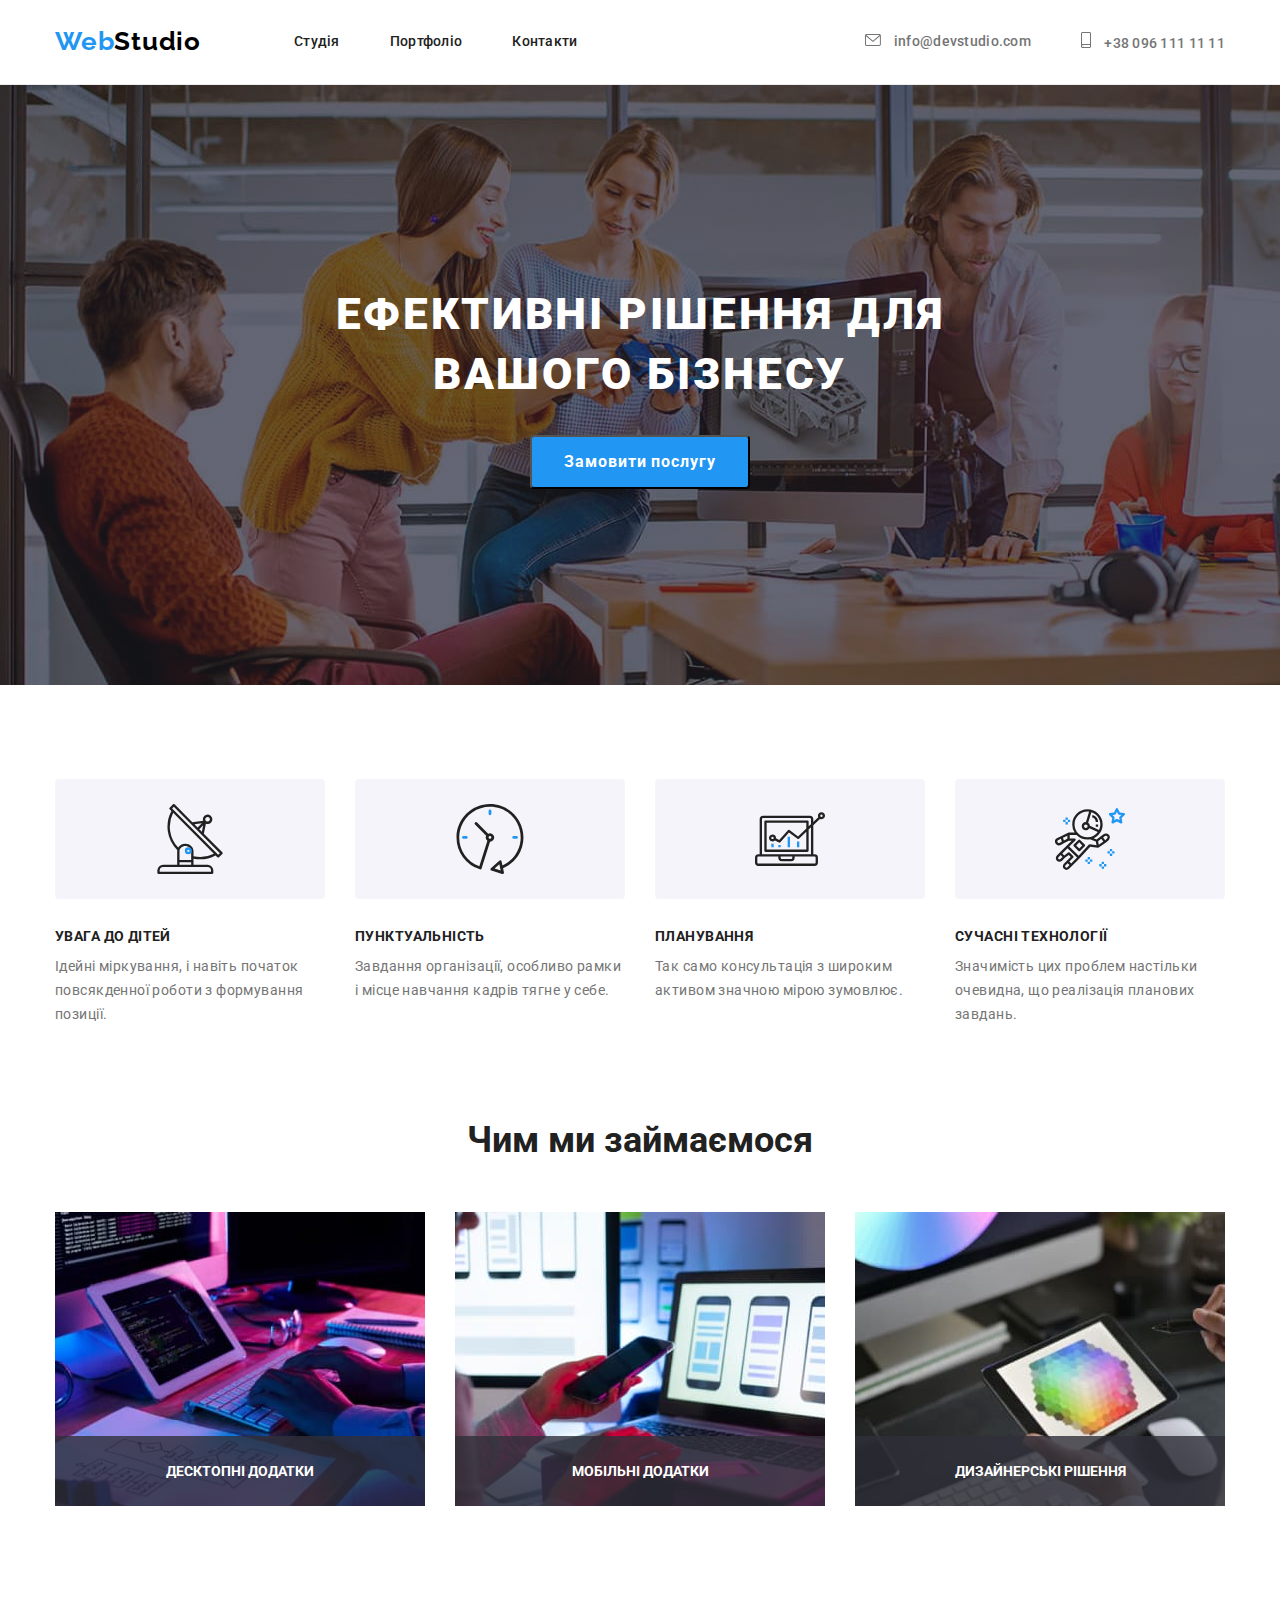
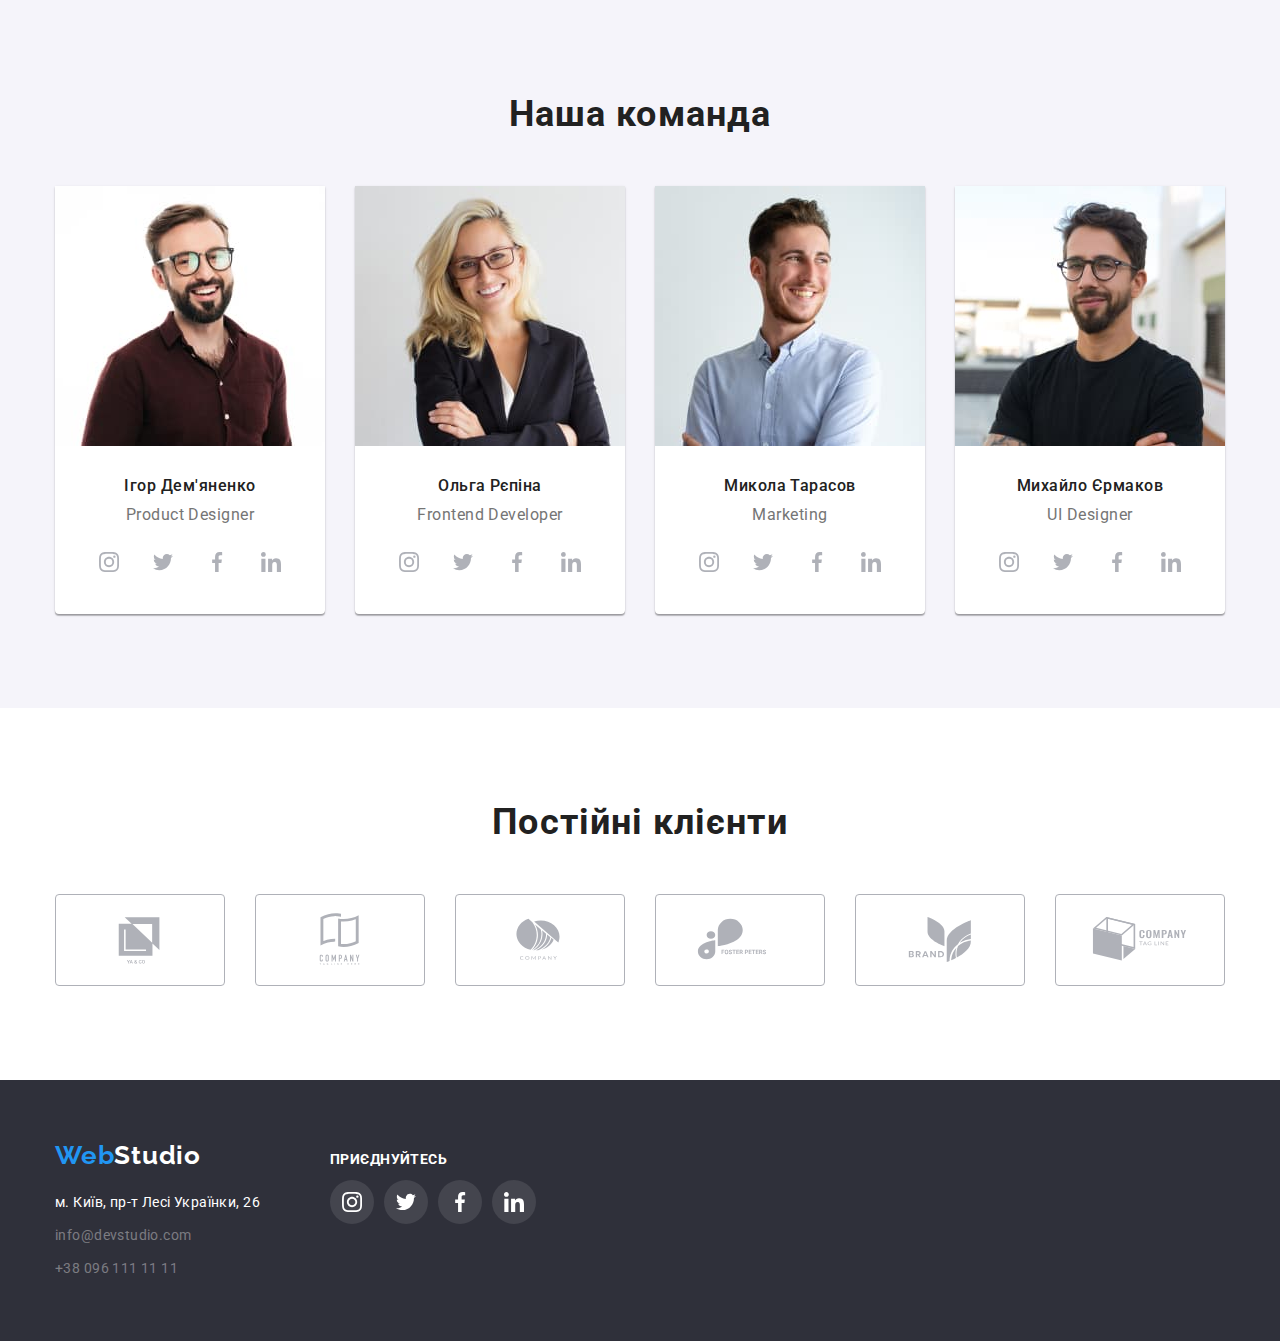
<file: index.html>
<!DOCTYPE html>
<html lang="uk">
  <head>
    <meta charset="UTF-8" />
    <meta http-equiv="X-UA-Compatible" content="IE=edge" />
    <meta name="viewport" content="width=device-width, initial-scale=1.0" />
    <title>WebStudio</title>
    <link
      rel="stylesheet"
      href="https://cdnjs.cloudflare.com/ajax/libs/modern-normalize/1.1.0/modern-normalize.min.css"
    />
    <link rel="stylesheet" href="./css/style.css" />
    <link rel="preconnect" href="https://fonts.googleapis.com" />
    <link rel="preconnect" href="https://fonts.gstatic.com" crossorigin />
    <link
      href="https://fonts.googleapis.com/css2?family=Raleway:wght@700&family=Roboto:wght@400;500;700;900&display=swap"
      rel="stylesheet"
    />
  </head>

  <body>
    <header>
      <div class="container main-nav">
        <nav class="main-nav">
          <a href="./index.html" class="logo"><span class="logo-text">Web</span>Studio</a>
          <ul class="site-nav list">
            <li class="nav">
              <a href="#" class="link">Студія</a>
            </li>
            <li class="nav">
              <a href="./portfolio.html" class="link">Портфоліо</a>
            </li>
            <li class="nav">
              <a href="#" class="link">Контакти</a>
            </li>
          </ul>
        </nav>
        <ul class="contacts list">
          <li class="contact">
            <a href="#" class="link-contacts">
              <svg class="contact-name" width="16" height="12">
                <use href="./images/icons.svg#icon-envelope"></use>
              </svg>
              info@devstudio.com
            </a>
          </li>
          <li class="contact">
            <a href="#" class="link-contacts"
              ><svg class="contact-name" width="10" height="16">
                <use href="./images/icons.svg#icon-smartphone"></use>
              </svg>
              +38 096 111 11 11</a
            >
          </li>
        </ul>
      </div>
    </header>
    <main>
      <section class="hero">
        <div class="container">
          <div class="hero-container">
            <h1 class="hero-title">Ефективні рішення для вашого бізнесу</h1>
            <button type="button" class="button" data-modal-open>Замовити послугу</button>
          </div>
        </div>
      </section>
      <section class="section benefits">
        <div class="container">
          <h2 class="visually-hidden">Наші переваги</h2>
          <ul class="section-features list">
            <li class="features">
              <div class="features-list">
                <svg class="features-icon" width="70" height="70">
                  <use href="./images/icons.svg#icon-antenna"></use>
                </svg>
              </div>
              <h3 class="features-title">Увага до дітей</h3>
              <p class="text">
                Ідейні міркування, і навіть початок повсякденної роботи з формування позиції.
              </p>
            </li>
            <li class="features">
              <div class="features-list">
                <svg class="features-icon" width="70" height="70">
                  <use href="./images/icons.svg#icon-clock"></use>
                </svg>
              </div>
              <h3 class="features-title">Пунктуальність</h3>
              <p class="text">
                Завдання організації, особливо рамки і місце навчання кадрів тягне у себе.
              </p>
            </li>
            <li class="features">
              <div class="features-list">
                <svg class="features-icon" width="70" height="70">
                  <use href="./images/icons.svg#icon-diagram"></use>
                </svg>
              </div>
              <h3 class="features-title">Планування</h3>
              <p class="text">Так само консультація з широким активом значною мірою зумовлює.</p>
            </li>
            <li class="features">
              <div class="features-list">
                <svg class="features-icon" width="70" height="70">
                  <use href="./images/icons.svg#icon-astronaut"></use>
                </svg>
              </div>
              <h3 class="features-title">Сучасні технології</h3>
              <p class="text">
                Значимість цих проблем настільки очевидна, що реалізація планових завдань.
              </p>
            </li>
          </ul>
        </div>
      </section>
      <section class="section">
        <div class="container">
          <h2 class="section-work">Чим ми займаємося</h2>
          <ul class="work list">
            <li class="work-img">
              <div class="activity">
                <img
                  src="./images/img1.jpg"
                  alt="Людина пише код на планшеті з клавіатури"
                  width="370"
                />
                <p class="activity-title">Десктопні додатки</p>
              </div>
            </li>
            <li class="work-img">
              <div class="activity">
                <img
                  src="./images/img2.jpg"
                  alt="Людина розробляє макет телефона на комп'ютері"
                  width="370"
                />
                <p class="activity-title">Мобільні додатки</p>
              </div>
            </li>
            <li class="work-img">
              <div class="activity">
                <img src="./images/img3.jpg" alt="Людина працює на планшеті" width="370" />
                <p class="activity-title">Дизайнерські рішення</p>
              </div>
            </li>
          </ul>
        </div>
      </section>
      <section class="section section-team">
        <div class="container">
          <h2 class="team">Наша команда</h2>
          <ul class="items-team list">
            <li class="team-image">
              <img
                src="./images/img4.jpg"
                alt="Чоловік в коричневій сорочці посміхається"
                width="270"
              />
              <div class="card">
                <h3 class="title">Ігор Дем'яненко</h3>
                <p class="subtitle">Product Designer</p>
                <ul class="social-list list">
                  <li class="social-item">
                    <a href="" class="social-link">
                      <svg class="social-icon" width="20" height="20">
                        <use href="./images/icons.svg#icon-instagram"></use>
                      </svg>
                    </a>
                  </li>
                  <li class="social-item">
                    <a href="" class="social-link">
                      <svg class="social-icon" width="20" height="20">
                        <use href="./images/icons.svg#icon-twitter"></use>
                      </svg>
                    </a>
                  </li>
                  <li class="social-item">
                    <a href="" class="social-link">
                      <svg class="social-icon" width="20" height="20">
                        <use href="./images/icons.svg#icon-facebook"></use>
                      </svg>
                    </a>
                  </li>
                  <li class="social-item">
                    <a href="" class="social-link">
                      <svg class="social-icon" width="20" height="20">
                        <use href="./images/icons.svg#icon-linkedin"></use>
                      </svg>
                    </a>
                  </li>
                </ul>
              </div>
            </li>
            <li class="team-image">
              <img src="./images/img5.jpg" alt="Дівчина блондинка посміхається" width="270" />
              <div class="card">
                <h3 class="title">Ольга Рєпіна</h3>
                <p class="subtitle">Frontend Developer</p>
                <ul class="social-list list">
                  <li class="social-item">
                    <a href="" class="social-link">
                      <svg class="social-icon" width="20" height="20">
                        <use href="./images/icons.svg#icon-instagram"></use>
                      </svg>
                    </a>
                  </li>
                  <li class="social-item">
                    <a href="" class="social-link">
                      <svg class="social-icon" width="20" height="20">
                        <use href="./images/icons.svg#icon-twitter"></use>
                      </svg>
                    </a>
                  </li>
                  <li class="social-item">
                    <a href="" class="social-link">
                      <svg class="social-icon" width="20" height="20">
                        <use href="./images/icons.svg#icon-facebook"></use>
                      </svg>
                    </a>
                  </li>
                  <li class="social-item">
                    <a href="" class="social-link">
                      <svg class="social-icon" width="20" height="20">
                        <use href="./images/icons.svg#icon-linkedin"></use>
                      </svg>
                    </a>
                  </li>
                </ul>
              </div>
            </li>
            <li class="team-image">
              <img src="./images/img6.jpg" alt="Чоловік в білій сорочці посміхається" width="270" />
              <div class="card">
                <h3 class="title">Микола Тарасов</h3>
                <p class="subtitle">Marketing</p>
                <ul class="social-list list">
                  <li class="social-item">
                    <a href="" class="social-link">
                      <svg class="social-icon" width="20" height="20">
                        <use href="./images/icons.svg#icon-instagram"></use>
                      </svg>
                    </a>
                  </li>
                  <li class="social-item">
                    <a href="" class="social-link">
                      <svg class="social-icon" width="20" height="20">
                        <use href="./images/icons.svg#icon-twitter"></use>
                      </svg>
                    </a>
                  </li>
                  <li class="social-item">
                    <a href="" class="social-link">
                      <svg class="social-icon" width="20" height="20">
                        <use href="./images/icons.svg#icon-facebook"></use>
                      </svg>
                    </a>
                  </li>
                  <li class="social-item">
                    <a href="" class="social-link">
                      <svg class="social-icon" width="20" height="20">
                        <use href="./images/icons.svg#icon-linkedin"></use>
                      </svg>
                    </a>
                  </li>
                </ul>
              </div>
            </li>
            <li class="team-image">
              <img
                src="./images/img7.jpg"
                alt="Чоловік в чорній сорочці склав руки перед собою "
                width="270"
              />
              <div class="card">
                <h3 class="title">Михайло Єрмаков</h3>
                <p class="subtitle">UI Designer</p>
                <ul class="social-list list">
                  <li class="social-item">
                    <a href="" class="social-link">
                      <svg class="social-icon" width="20" height="20">
                        <use href="./images/icons.svg#icon-instagram"></use>
                      </svg>
                    </a>
                  </li>
                  <li class="social-item">
                    <a href="" class="social-link">
                      <svg class="social-icon" width="20" height="20">
                        <use href="./images/icons.svg#icon-twitter"></use>
                      </svg>
                    </a>
                  </li>
                  <li class="social-item">
                    <a href="" class="social-link">
                      <svg class="social-icon" width="20" height="20">
                        <use href="./images/icons.svg#icon-facebook"></use>
                      </svg>
                    </a>
                  </li>
                  <li class="social-item">
                    <a href="" class="social-link">
                      <svg class="social-icon" width="20" height="20">
                        <use href="./images/icons.svg#icon-linkedin"></use>
                      </svg>
                    </a>
                  </li>
                </ul>
              </div>
            </li>
          </ul>
        </div>
      </section>
      <section class="section clients-container">
        <div class="container">
          <h2 class="clients">Постійні клієнти</h2>
          <ul class="clients-list list">
            <li class="clients-item">
              <a href="" class="clients-link">
                <svg class="clients-icon" width="106" height="60">
                  <use href="./images/icons.svg#icon-Logo"></use>
                </svg>
              </a>
            </li>
            <li class="clients-item">
              <a href="" class="clients-link">
                <svg class="clients-icon" width="106" height="60">
                  <use href="./images/icons.svg#icon-Logo1"></use>
                </svg>
              </a>
            </li>
            <li class="clients-item">
              <a href="" class="clients-link">
                <svg class="clients-icon" width="106" height="60">
                  <use href="./images/icons.svg#icon-Logo2"></use>
                </svg>
              </a>
            </li>
            <li class="clients-item">
              <a href="" class="clients-link">
                <svg class="clients-icon" width="106" height="60">
                  <use href="./images/icons.svg#icon-Logo3"></use>
                </svg>
              </a>
            </li>
            <li class="clients-item">
              <a href="" class="clients-link">
                <svg class="clients-icon" width="106" height="60">
                  <use href="./images/icons.svg#icon-Logo4"></use>
                </svg>
              </a>
            </li>
            <li class="clients-item">
              <a href="" class="clients-link"
                ><svg class="clients-icon" width="106" height="60">
                  <use href="./images/icons.svg#icon-Logo5"></use>
                </svg>
              </a>
            </li>
          </ul>
        </div>
      </section>
    </main>
    <footer class="footer">
      <div class="container">
        <div class="footer-container">
          <div class="container-adress">
            <a href="./index.html" class="logo-footer"><span class="logo-web">Web</span>Studio</a>
            <address>
              <ul class="link-items list">
                <li class="link-adress">
                  <a
                    href="https://goo.gl/maps/CPtrU1FHBa2aNyZL9"
                    target="_blank"
                    rel="noopener noreferrer nofollow"
                    class="link-adress"
                    >м. Київ, пр-т Лесі Українки, 26</a
                  >
                </li>
                <li class="link-name">
                  <a href="#" class="link-item">info@devstudio.com</a>
                </li>
                <li class="link-name">
                  <a href="#" class="link-item">+38 096 111 11 11</a>
                </li>
              </ul>
            </address>
          </div>
          <div class="social-footer">
            <h3 class="footer-title">Приєднуйтесь</h3>
            <ul class="social-footer-list list">
              <li class="social-footer-item">
                <a href="" class="social-footer-link">
                  <svg class="social-footer-icon" width="20" height="20">
                    <use href="./images/icons.svg#icon-instagram2"></use>
                  </svg>
                </a>
              </li>
              <li class="social-footer-item">
                <a href="" class="social-footer-link">
                  <svg class="social-footer-icon" width="20" height="20">
                    <use href="./images/icons.svg#icon-twitter2"></use>
                  </svg>
                </a>
              </li>
              <li class="social-footer-item">
                <a href="" class="social-footer-link">
                  <svg class="social-footer-icon" width="20" height="20">
                    <use href="./images/icons.svg#icon-facebook2"></use>
                  </svg>
                </a>
              </li>
              <li class="social-footer-item">
                <a href="" class="social-footer-link">
                  <svg class="social-footer-icon" width="20" height="20">
                    <use href="./images/icons.svg#icon-linkedin2"></use>
                  </svg>
                </a>
              </li>
            </ul>
          </div>
        </div>
      </div>
    </footer>

    <div class="backdrop is-hidden" data-modal>
      <div class="modal">
        <button class="modal-close-button" type="button" data-modal-close>
          <svg width="18px" height="18px" class="icon-close">
            <use href="./images/icons.svg#icon-close"></use>
          </svg>
        </button>
      </div>
    </div>

    <script src="./js/modal.js"></script>
  </body>
</html>
</file>
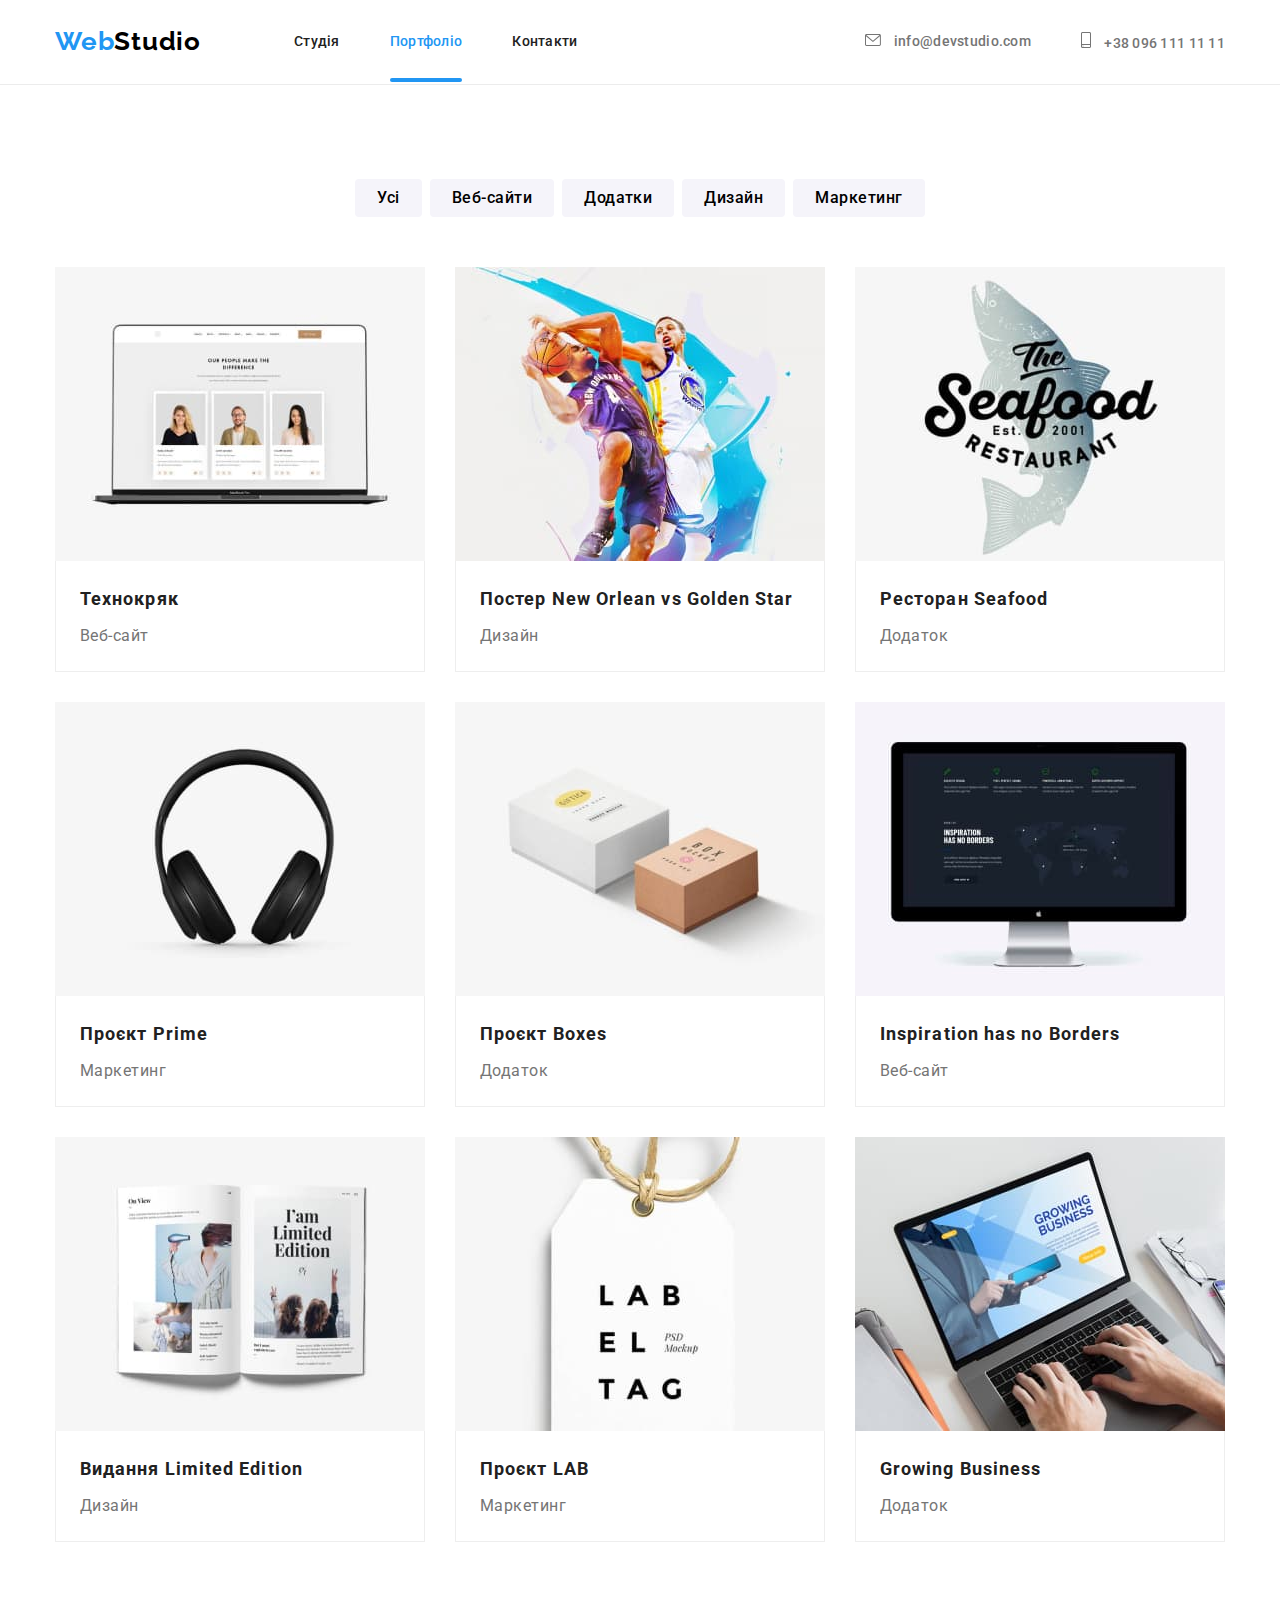
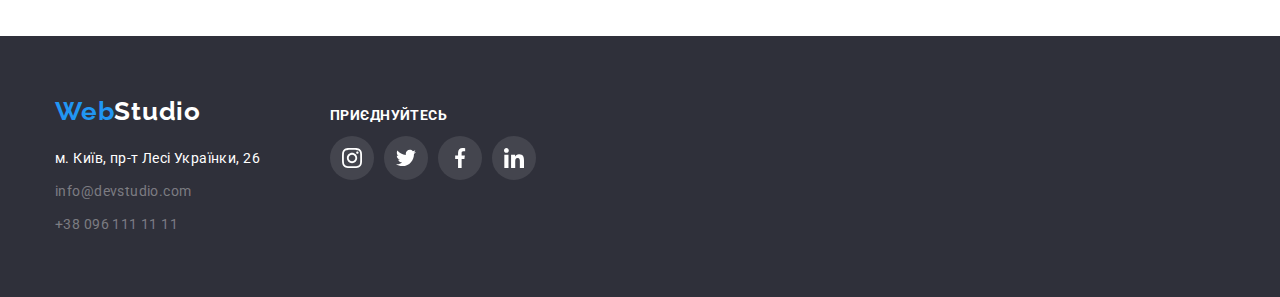
<file: portfolio.html>
<!DOCTYPE html>
<html lang="uk">
  <head>
    <meta charset="UTF-8" />
    <meta http-equiv="X-UA-Compatible" content="IE=edge" />
    <meta name="viewport" content="width=device-width, initial-scale=1.0" />
    <title>WebStudio</title>
    <link
      rel="stylesheet"
      href="https://cdnjs.cloudflare.com/ajax/libs/modern-normalize/1.1.0/modern-normalize.min.css"
    />
    <link rel="stylesheet" href="./css/style.css" />
    <link rel="preconnect" href="https://fonts.googleapis.com" />
    <link rel="preconnect" href="https://fonts.gstatic.com" crossorigin />
    <link
      href="https://fonts.googleapis.com/css2?family=Raleway:wght@700&family=Roboto:wght@400;500;700;900&display=swap"
      rel="stylesheet"
    />
  </head>

  <body>
    <header>
      <div class="container main-nav">
        <nav class="main-nav">
          <a href="./index.html" class="logo"><span class="logo-text">Web</span>Studio</a>
          <ul class="site-nav list">
            <li class="nav">
              <a href="./index.html" class="link">Студія</a>
            </li>
            <li class="nav">
              <a href="./index.html" class="link current link-current">Портфоліо</a>
            </li>
            <li class="nav">
              <a href="./index.html" class="link">Контакти</a>
            </li>
          </ul>
        </nav>
        <ul class="contacts list">
          <li class="contact">
            <a href="#" class="link-contacts">
              <svg class="contact-name" width="16" height="12">
                <use href="./images/icons.svg#icon-envelope"></use>
              </svg>
              info@devstudio.com</a
            >
          </li>
          <li class="contact">
            <a href="#" class="link-contacts">
              <svg class="contact-name" width="10" height="16">
                <use href="./images/icons.svg#icon-smartphone"></use>
              </svg>
              +38 096 111 11 11</a
            >
          </li>
        </ul>
      </div>
    </header>
    <main>
      <section class="section">
        <h1 class="visually-hidden">Портфоліо</h1>
        <div class="container">
          <ul class="filter list">
            <li class="filter-item"><button type="button" class="filter-button">Усі</button></li>
            <li class="filter-item">
              <button type="button" class="filter-button">Веб-сайти</button>
            </li>
            <li class="filter-item">
              <button type="button" class="filter-button">Додатки</button>
            </li>
            <li class="filter-item"><button type="button" class="filter-button">Дизайн</button></li>
            <li class="filter-item">
              <button type="button" class="filter-button">Маркетинг</button>
            </li>
          </ul>
          <h2 class="visually-hidden">Роботи</h2>

          <ul class="products list">
            <li class="product-image">
              <a href="" class="products-link">
                <div class="products-box">
                  <div class="product-thumb">
                    <img
                      src="./images/imgp1.jpg"
                      alt="Ноут на екрані якого 3 анкети з фото"
                      width="370"
                    />
                    <div class="products-description">
                      <p>
                        Ресурс пропонує комплексні пропозиції з різним рівнем функціоналу та
                        сервісів. все це дозволить відвідувачу отримати вичерпні відомості про
                        компанію чи приватну особу.
                      </p>
                    </div>
                  </div>
                  <div class="box">
                    <h3 class="product-title">Технокряк</h3>
                    <p class="product">Веб-сайт</p>
                  </div>
                </div>
              </a>
            </li>
            <li class="product-image">
              <a href="" class="products-link">
                <div class="products-box">
                  <div class="product-thumb">
                    <img src="./images/imgp2.jpg" alt="Чоловіки грають в баскетбол" width="370" />
                    <div class="products-description">
                      <p>
                        Ресурс пропонує комплексні пропозиції з різним рівнем функціоналу та
                        сервісів. все це дозволить відвідувачу отримати вичерпні відомості про
                        компанію чи приватну особу.
                      </p>
                    </div>
                  </div>
                  <div class="box">
                    <h3 class="product-title">Постер New Orlean vs Golden Star</h3>
                    <p class="product">Дизайн</p>
                  </div>
                </div>
              </a>
            </li>
            <li class="product-image">
              <a href="" class="products-link">
                <div class="products-box">
                  <div class="product-thumb">
                    <img src="./images/imgp3.jpg" alt="Картинка з рибою" width="370" />
                    <div class="products-description">
                      <p>
                        Ресурс пропонує комплексні пропозиції з різним рівнем функціоналу та
                        сервісів. все це дозволить відвідувачу отримати вичерпні відомості про
                        компанію чи приватну особу.
                      </p>
                    </div>
                  </div>
                  <div class="box">
                    <h3 class="product-title">Ресторан Seafood</h3>
                    <p class="product">Додаток</p>
                  </div>
                </div>
              </a>
            </li>
            <li class="product-image">
              <a href="" class="products-link">
                <div class="products-box">
                  <div class="product-thumb">
                    <img src="./images/imgp4.jpg" alt="Наушники" width="370" />
                    <div class="products-description">
                      <p>
                        Ресурс пропонує комплексні пропозиції з різним рівнем функціоналу та
                        сервісів. все це дозволить відвідувачу отримати вичерпні відомості про
                        компанію чи приватну особу.
                      </p>
                    </div>
                  </div>
                  <div class="box">
                    <h3 class="product-title">Проєкт Prime</h3>
                    <p class="product">Маркетинг</p>
                  </div>
                </div>
              </a>
            </li>
            <li class="product-image">
              <a href="" class="products-link">
                <div class="products-box">
                  <div class="product-thumb">
                    <img src="./images/imgp5.jpg" alt="Дві коробки різного кольору" width="370" />
                    <div class="products-description">
                      <p>
                        Ресурс пропонує комплексні пропозиції з різним рівнем функціоналу та
                        сервісів. все це дозволить відвідувачу отримати вичерпні відомості про
                        компанію чи приватну особу.
                      </p>
                    </div>
                  </div>
                  <div class="box">
                    <h3 class="product-title">Проєкт Boxes</h3>
                    <p class="product">Додаток</p>
                  </div>
                </div>
              </a>
            </li>
            <li class="product-image">
              <a href="" class="products-link">
                <div class="products-box">
                  <div class="product-thumb">
                    <img
                      src="./images/imgp6.jpg"
                      alt="Монітор з зображенням карти світу"
                      width="370"
                    />
                    <div class="products-description">
                      <p>
                        Ресурс пропонує комплексні пропозиції з різним рівнем функціоналу та
                        сервісів. все це дозволить відвідувачу отримати вичерпні відомості про
                        компанію чи приватну особу.
                      </p>
                    </div>
                  </div>
                  <div class="box">
                    <h3 class="product-title">Inspiration has no Borders</h3>
                    <p class="product">Веб-сайт</p>
                  </div>
                </div>
              </a>
            </li>
            <li class="product-image">
              <a href="" class="products-link">
                <div class="products-box">
                  <div class="product-thumb">
                    <img src="./images/imgp7.jpg" alt="Відкрита книга з картинками" width="370" />
                    <div class="products-description">
                      <p>
                        Ресурс пропонує комплексні пропозиції з різним рівнем функціоналу та
                        сервісів. все це дозволить відвідувачу отримати вичерпні відомості про
                        компанію чи приватну особу.
                      </p>
                    </div>
                  </div>
                  <div class="box">
                    <h3 class="product-title">Видання Limited Edition</h3>
                    <p class="product">Дизайн</p>
                  </div>
                </div>
              </a>
            </li>
            <li class="product-image">
              <a href="" class="products-link">
                <div class="products-box">
                  <div class="product-thumb">
                    <img src="./images/imgp8.jpg" alt="Бейжик з написом та стрічкою" width="370" />
                    <div class="products-description">
                      <p>
                        Ресурс пропонує комплексні пропозиції з різним рівнем функціоналу та
                        сервісів. все це дозволить відвідувачу отримати вичерпні відомості про
                        компанію чи приватну особу.
                      </p>
                    </div>
                  </div>
                  <div class="box">
                    <h3 class="product-title">Проєкт LAB</h3>
                    <p class="product">Маркетинг</p>
                  </div>
                </div>
              </a>
            </li>
            <li class="product-image">
              <a href="" class="products-link">
                <div class="products-box">
                  <div class="product-thumb">
                    <img src="./images/imgp9.jpg" alt="Чоловік друкує на ноутбуці" width="370" />
                    <div class="products-description">
                      <p>
                        Ресурс пропонує комплексні пропозиції з різним рівнем функціоналу та
                        сервісів. все це дозволить відвідувачу отримати вичерпні відомості про
                        компанію чи приватну особу.
                      </p>
                    </div>
                  </div>
                  <div class="box">
                    <h3 class="product-title">Growing Business</h3>
                    <p class="product">Додаток</p>
                  </div>
                </div>
              </a>
            </li>
          </ul>
        </div>
      </section>
    </main>
    <footer class="footer">
      <div class="container">
        <div class="footer-container">
          <div class="container-adress">
            <a href="./index.html" class="logo-footer"><span class="logo-web">Web</span>Studio</a>
            <address>
              <ul class="link-items list">
                <li class="link-adress">
                  <a
                    href="https://goo.gl/maps/CPtrU1FHBa2aNyZL9"
                    target="_blank"
                    rel="noopener noreferrer nofollow"
                    class="link-adress"
                    >м. Київ, пр-т Лесі Українки, 26</a
                  >
                </li>
                <li class="link-name">
                  <a href="#" class="link-item">info@devstudio.com</a>
                </li>
                <li class="link-name">
                  <a href="#" class="link-item">+38 096 111 11 11</a>
                </li>
              </ul>
            </address>
          </div>
          <div class="social-footer">
            <h3 class="footer-title">Приєднуйтесь</h3>
            <ul class="social-footer-list list">
              <li class="social-footer-item">
                <a href="" class="social-footer-link">
                  <svg class="social-footer-icon" width="20" height="20">
                    <use href="./images/icons.svg#icon-instagram2"></use>
                  </svg>
                </a>
              </li>
              <li class="social-footer-item">
                <a href="" class="social-footer-link">
                  <svg class="social-footer-icon" width="20" height="20">
                    <use href="./images/icons.svg#icon-twitter2"></use>
                  </svg>
                </a>
              </li>
              <li class="social-footer-item">
                <a href="" class="social-footer-link">
                  <svg class="social-footer-icon" width="20" height="20">
                    <use href="./images/icons.svg#icon-facebook2"></use>
                  </svg>
                </a>
              </li>
              <li class="social-footer-item">
                <a href="" class="social-footer-link">
                  <svg class="social-footer-icon" width="20" height="20">
                    <use href="./images/icons.svg#icon-linkedin2"></use>
                  </svg>
                </a>
              </li>
            </ul>
          </div>
        </div>
      </div>
    </footer>
  </body>
</html>
</file>
<file: css/style.css>
body {
    background-color: var(--primary-white-color);
    color: var(--primary-text-color);
    font-family: "Roboto", "Raleway", "Oleo Script", sans-serif; 
}

h1,
h2,
h3,
h4,
h5,
h6,
p,
ul {
    padding: 0;
    margin: 0;
}

img {
    display: block;
    max-width: 100%;
    height: auto;
}

.list{
    list-style: none;  
}

/* колір основного тексту #212121 */

/* вторичний колір тексту #757575 */

/* колір тексту логотипу #FFFFFF */

/* чорний логотип хедер #000000 */

/* колір тексту #FFFFFF 60%  */

/* акцент #2196F3 */

/* вторичний колір фона  #F5F4FA */

/* колір фону героя та футера #2F303A */

/* колір фона хедера #ECECEC */

:root {
    --primary-text-color: #212121;
    --secondary-text-color: #000;
    --title-text-color: #757575;
    --footer-text-color:#FFFFFF60;
    --accent-color: #2196F3;
    --primary-white-color: #FFF;
    --secondary-fon-color: #F5F4FA;
    --section-fon-color: #2F303A;
    --button-hover-color: #2196F350;
    }

.container {
    width: 1200px;
    padding-left: 15px;
    padding-right: 15px;
    margin-left: auto;
    margin-right: auto;
}

.section {
    padding: 94px 0;
}

header {
    border-bottom: 1px solid #ECECEC;
}

.main-nav {
    display: flex;
    align-items: center;
    justify-content: center;
}

.logo {
    color: var(--secondary-text-color);
    font-family: 'Raleway';
    font-weight: 700;
    font-size: 26px;
    line-height: 1.19;
    text-decoration: none;
    letter-spacing: 0.03em;
    padding: 24px 0px 25px 0px;
}

.logo-text {
    display: inline-block;
    color: var(--accent-color);
}

    
/* site-nav */
.link {
    position: relative;
    
    display: block;
    padding-top: 32px;
    padding-bottom: 32px;
    
    color:var(--primary-text-color);
    font-weight: 500;
    font-size: 14px;
    line-height: 1.14;
    text-decoration: none;
    letter-spacing: 0.02em;

    transition: color 250ms cubic-bezier(0.4, 0, 0.2, 1);
    }

.link-current::after {
    content: '';

    position: absolute;
    left: 0;
    bottom: 0;

    display: block;
    width: 100%;
    height: 4px;
    border-radius: 2px;
    background-color: var(--accent-color);
}

.site-nav .link:hover ,
.site-nav .link:focus {
    color: var(--accent-color);
}

.site-nav {
    display: flex;
    margin-left: 93px;
}

.site-nav .nav:not(:last-child) {
    margin-right: 50px;
}

.site-nav .link.current {
    color: var(--accent-color);

}

.contacts {
    display: flex;
    align-items: center;
    margin-left: auto;
}

.contacts .contact:not(:last-child) {
    margin-right: 50px;
}

.link-contacts {
    display: block;
    padding-top: 32px;
    padding-bottom: 32px;

    color: var(--title-text-color);
    font-weight: 500;
    font-size: 14px;
    line-height: 1.14;
    text-decoration: none;
    letter-spacing: 0.02em;

    transition: color 250ms cubic-bezier(0.4, 0, 0.2, 1);
}
.contact .link-contacts:hover,
.contact .link-contacts:focus {
    color: var(--accent-color);  
}

.contact-name {
    margin-right: 10px;
    fill: currentColor;
}

/* hero */
.hero {
    max-width: 1600px;
    height: 600px;
    margin-left: auto;
    margin-right: auto;
    background-color: var(--section-fon-color);
    text-align: center;
    
    background-image: linear-gradient(to right, rgba(47, 48, 58, 0.4), rgba(47, 48, 58, 0.4)), url(../images/imgfon1.jpg);
    background-repeat: no-repeat;
}

.hero-container {
    padding: 200px 0;
}

.hero-title{
    margin:0 auto 30px auto;
    max-width: 696px;

    color: var(--primary-white-color);
    font-weight: 900;
    font-size: 44px;
    line-height: 1.36;
    letter-spacing: 0.06em;
    text-transform: uppercase;
}
.button  {
    padding: 10px 32px; 
    border-radius: 4px;
    
    color: var(--primary-white-color);
    background-color: var(--accent-color);
    font-family: inherit;
    font-weight: 700;
    font-size: 16px;
    line-height: 1.875;
    letter-spacing: 0.06em;
    cursor: pointer;

    transition: background-color 250ms cubic-bezier(0.4, 0, 0.2, 1);
}

.button:hover,      
.button:focus {
    background-color: var(--button-hover-color);
}



/* section */
.visually-hidden {
    position: absolute;
    white-space: nowrap;
    width: 1px;
    height: 1px;
    overflow: hidden;
    border: 0;
    padding: 0;
    clip: rect(0 0 0 0);
    clip-path: inset(50%);
    margin: -1px;
}

/* features */
.features-title {
    margin-bottom: 10px;
    font-family: 'Roboto';
    font-weight: 700;
    font-size: 14px;
    line-height: 1.14;
    letter-spacing: 0.03em;
    text-transform: uppercase;
    }

.benefits {
    padding-bottom: 0;
}

.features {
    max-width: 270px;   
}


.section-features {
    display: flex;
    
    }

.section-features .features:not(:last-child) {
    margin-right: 30px;
}

.text {
    color: var(--title-text-color);
    font-size: 14px;
    line-height: 1.7;
    letter-spacing: 0.03em;
}

.features-list {
    display: flex;
    align-items: center;
    justify-content: center;
    width: 270px;
    height: 120px;
    background-color: var(--secondary-fon-color);
    border-radius: 4px;
    margin-bottom: 30px;
}

/* work */
.section-work {
    font-weight: 700;
    font-size: 36px;
    line-height: 1.166;
    text-align: center;
    margin-bottom: 50px;    
}

.work {
    display: flex;
}

.work .work-img:not(:last-child) {
    margin-right: 30px;
}

.activity {
    position: relative;
    display: flex;
    justify-content: center;
}

.activity::before {
    content: '';
    position: absolute;
    bottom: 0;
    width: 100%;
    height: 70px;
    background-color: rgba(47, 48, 58, 0.8);
}

.activity-title {
    position: absolute;
    bottom: 0;
    margin: 0;
    padding: 27px 0;

    font-weight: 700;
    font-size: 14px;
    line-height: 16px;
    text-align: center;
    
    text-transform: uppercase;

    color: var(--primary-white-color);
}

/* team */
.section-team {
    background-color: var(--secondary-fon-color);
    letter-spacing: 0.03em;
    text-align: center;
}

.team {
    font-weight: 700px;
    font-size: 36px;
    line-height: 1.166;
    letter-spacing: 0.03em;
    margin-bottom: 50px;
    
}

.items-team {
    display: flex;
    border: 1px;
}

.items-team  .team-image + .team-image {
    margin-left: 30px;
}

.card {
    padding: 30px;
}

.title {
    margin-bottom: 10px;

    font-weight: 500;
    font-size: 16px;
    line-height: 1.187;
    letter-spacing: 0.03em;
}

.subtitle {
    color: var(--title-text-color);
    font-size: 16px;
    line-height: 1.187;
    letter-spacing: 0.03em;
    margin-bottom: 16px;
}

.team-image {
    background-color: var(--primary-white-color);
    box-shadow: 0px 1px 3px rgba(0, 0, 0, 0.12), 0px 1px 1px rgba(0, 0, 0, 0.14), 0px 2px 1px rgba(0, 0, 0, 0.2);
    border-radius: 0px 0px 4px 4px;
}

.social-list {
    display: flex;
    justify-content: center;
    gap: 10px;
}

.social-item {
    width: 44px;
    height: 44px;
}

.social-link {
    width: 100%;
    height: 100%;
    display: flex;
    align-items: center;
    justify-content: center;
    border-radius: 50%;
    color: #AFB1B8;

    transition: background-color 250ms cubic-bezier(0.4, 0, 0.2, 1), color 250ms cubic-bezier(0.4, 0, 0.2, 1);
}

.social-icon {
    fill: currentColor;
}

.social-link:hover,
.social-link:focus {
    background-color: var(--accent-color);
    color: var(--primary-white-color);
}

/* clients */

.clients {
    font-weight: 700;
    font-size: 36px;
    line-height: 1.166;
    letter-spacing: 0.03em;
    margin-bottom: 50px;
    text-align: center;
}

.clients-list {
    display: flex;
    justify-content: space-between;
    gap: 30px;
}

.clients-item {
    width: 170px;
    height: 92px;
}

.clients-link {
    width: 100%;
    height: 100%;
    display: flex;
    align-items: center;
    justify-content: center;
    border-radius: 4px;
    color: #AFB1B8;
    border: 1px solid #AFB1B8;

    transition: color 250ms cubic-bezier(0.4, 0, 0.2, 1), border 250ms cubic-bezier(0.4, 0, 0.2, 1);
}

.clients-icon {
    fill: currentColor;
}

.clients-link:hover,
.clients-link:focus {
    color: var(--accent-color);
    border: 1px solid var(--accent-color);
}


/* footer */
.footer {
background-color: var(--section-fon-color);
margin: 0;
padding: 60px 0px;
}

.logo-footer {
    color: var(--primary-white-color);
    font-family: 'Raleway';
    font-weight: 700;
    font-size: 26px;
    line-height: 1.192;
    text-decoration: none;
    letter-spacing: 0.03em;
}

.logo-web {
    margin-bottom: 20px;
    color: var(--accent-color);
    display: inline-block;
}

.link-adress {
    color: var(--primary-white-color);
    font-style: normal;
    font-size: 14px;
    line-height: 1.714;
    text-decoration: none;
    letter-spacing: 0.03em;
    margin-bottom: 9px;

    transition: color 250ms cubic-bezier(0.4, 0, 0.2, 1);
}

.link-items .link-name:not(:last-child) {
    margin-bottom: 9px;
}



.link-items .link-adress:hover,
.link-items .link-adress:focus {
    color: var(--accent-color);
}  

.link-item {
    color: var(--footer-text-color);
    font-style: normal;
    font-size: 14px;
    line-height: 1.714;
    text-decoration: none;
    letter-spacing: 0.03em;
    margin-bottom: 9px;

    transition: color 250ms cubic-bezier(0.4, 0, 0.2, 1);
}

.link-items .link-item:hover,
.link-items .link-item:focus {
    color: var(--accent-color);
}

.footer-container {
    display: flex;
    align-items: baseline;
} 

.container-adress {
    margin-right: 70px;
}

.social-footer {
    
}
.footer-title {
    font-weight: 700;
    font-size: 14px;
    line-height: 1.14px;
    letter-spacing: 0.03em;
    text-transform: uppercase;
    margin-bottom: 20px;

    color: var(--primary-white-color);
}
.social-footer-list {
    display: flex;
    align-items: center;
    justify-content: center; 
    gap: 10px;
    
}

.social-footer-item {
    width: 44px;
    height: 44px;
}

.social-footer-link {
    display: flex;
    align-items: center;
    justify-content: center;
    background-color: rgba(255, 255, 255, 0.1);
    width: 100%;
    height: 100%;
    border-radius: 50%;
    color: var(--primary-white-color);

    transition: background-color 250ms cubic-bezier(0.4, 0, 0.2, 1);
    
}

.social-footer-link:hover,
.social-footer-link:focus {
    background-color: var(--accent-color);
}
.social-footer-icon {
    fill: currentColor;
}

/* Modal */
.backdrop {
    position: fixed;
    top: 0;
    left: 0;
    width: 100%;
    height: 100%;
    background-color: rgba(0, 0, 0, 0.2);
    opacity: 1;
    transition: opasity 250ms cubic-bezier(0.4, 0, 0.2, 1);
}

.is-hidden {
    opacity: 0;
    visibility: hidden;
    pointer-events: none;

}

.backdrop.is-hidden .modal {
    transform: translate(-50%, -50%) scale(0.9);
}

.modal {
    position: absolute;
    top: 50%;
    left: 50%;

    min-width: 528px;
    min-height: 581px;
    border-radius: 4px;
    background-color: var(--primary-white-color);

    transform: translate(-50%, -50%) scale(1);

    transition: transform 250ms cubic-bezier(0.4, 0, 0.2, 1);
}

.modal-close-button {
    position: absolute;
    display: flex;
    top: 14px;
    right: 14px;
    width: 30px;
    height: 30px;
    padding: 6px;
    background-color: var(--primary-white-color);
    border: 1px solid rgba(0, 0, 0, 0.1); 
    border-radius: 50%;
}

/* portfolio */
.filter {
    display: flex;
    Justify-content: center;
    margin-bottom: 50px;
}

.filter  .filter-item:not(:last-child) {
    margin-right: 8px;
}

.filter-item .filter-button:hover,
.filter-item .filter-button:focus { 
    box-shadow: 0px 1px 1px rgba(0, 0, 0, 0.12),
    0px 4px 4px rgba(0, 0, 0, 0.06),
    1px 4px 6px rgba(0, 0, 0, 0.16);
    color: var(--primary-white-color);
}

.filter-button {
    cursor: pointer;
    background-color: var(--secondary-fon-color);
    font-family: inherit;
    font-weight: 500;
    font-size: 16px;
    line-height: 1.625;
    letter-spacing: 0.03em;
    padding: 6px 22px;
    border-radius: 4px;
    border: 0;

    transition: background-color 250ms cubic-bezier(0.4, 0, 0.2, 1),
                color 250ms cubic-bezier(0.4, 0, 0.2, 1) ,
                box-shadow 250ms cubic-bezier(0.4, 0, 0.2, 1);
    
}

.filter .filter-button:hover,
.filter .filter-button:focus {
    background-color: var(--accent-color);
}

 /* products */
.product-title {
    font-weight: 700;
    font-size: 18px;
    line-height: 2;
    letter-spacing: 0.06em;
    margin-bottom: 4px;
    color: var(--primary-text-color);
    }

.products-link .products-box:hover {
    box-shadow: 0px 1px 1px rgba(0, 0, 0, 0.12), 0px 4px 4px rgba(0, 0, 0, 0.06), 1px 4px 6px rgba(0, 0, 0, 0.16);
}

.product-thumb {
    position: relative;
    transition: box-shadow 250ms cubic-bezier(0.4, 0, 0.2, 1);
    overflow: hidden;
    width: 370px;
    height: 294px;
}

.products-description {
    position: absolute;
    top: 0;
    left: 0;
    width: 100%;
    height: 100%;
    background-color: rgba(33, 150, 243, 0.9);
    color: var(--primary-white-color);
    padding: 63px 24px;

    font-size: 18px;
    line-height: 28px;
    letter-spacing: 0.03em;

    transform: translateY(101%);
    transition: transform 250ms;
}

.products-link:hover .products-description {
    transform: translateY(0);
}

.products-link {
    text-decoration: none;
    
}

.product {
    font-size: 16px;
    line-height: 1.875;
    letter-spacing: 0.03em;
    color: var(--title-text-color);
}

.products {
    display: flex;
    flex-wrap: wrap;
}   

.product-image {
    margin-right: 30px;
    margin-bottom: 30px;
    
}

.product-image:nth-child(3n) {
    margin-right: 0;
}

.product-image:nth-last-child(-n+3) {
    margin-bottom: 0;
}

.box {
    padding: 20px 24px;
    border: 1px solid #EEE;
    border-top: 0;
}
</file>
